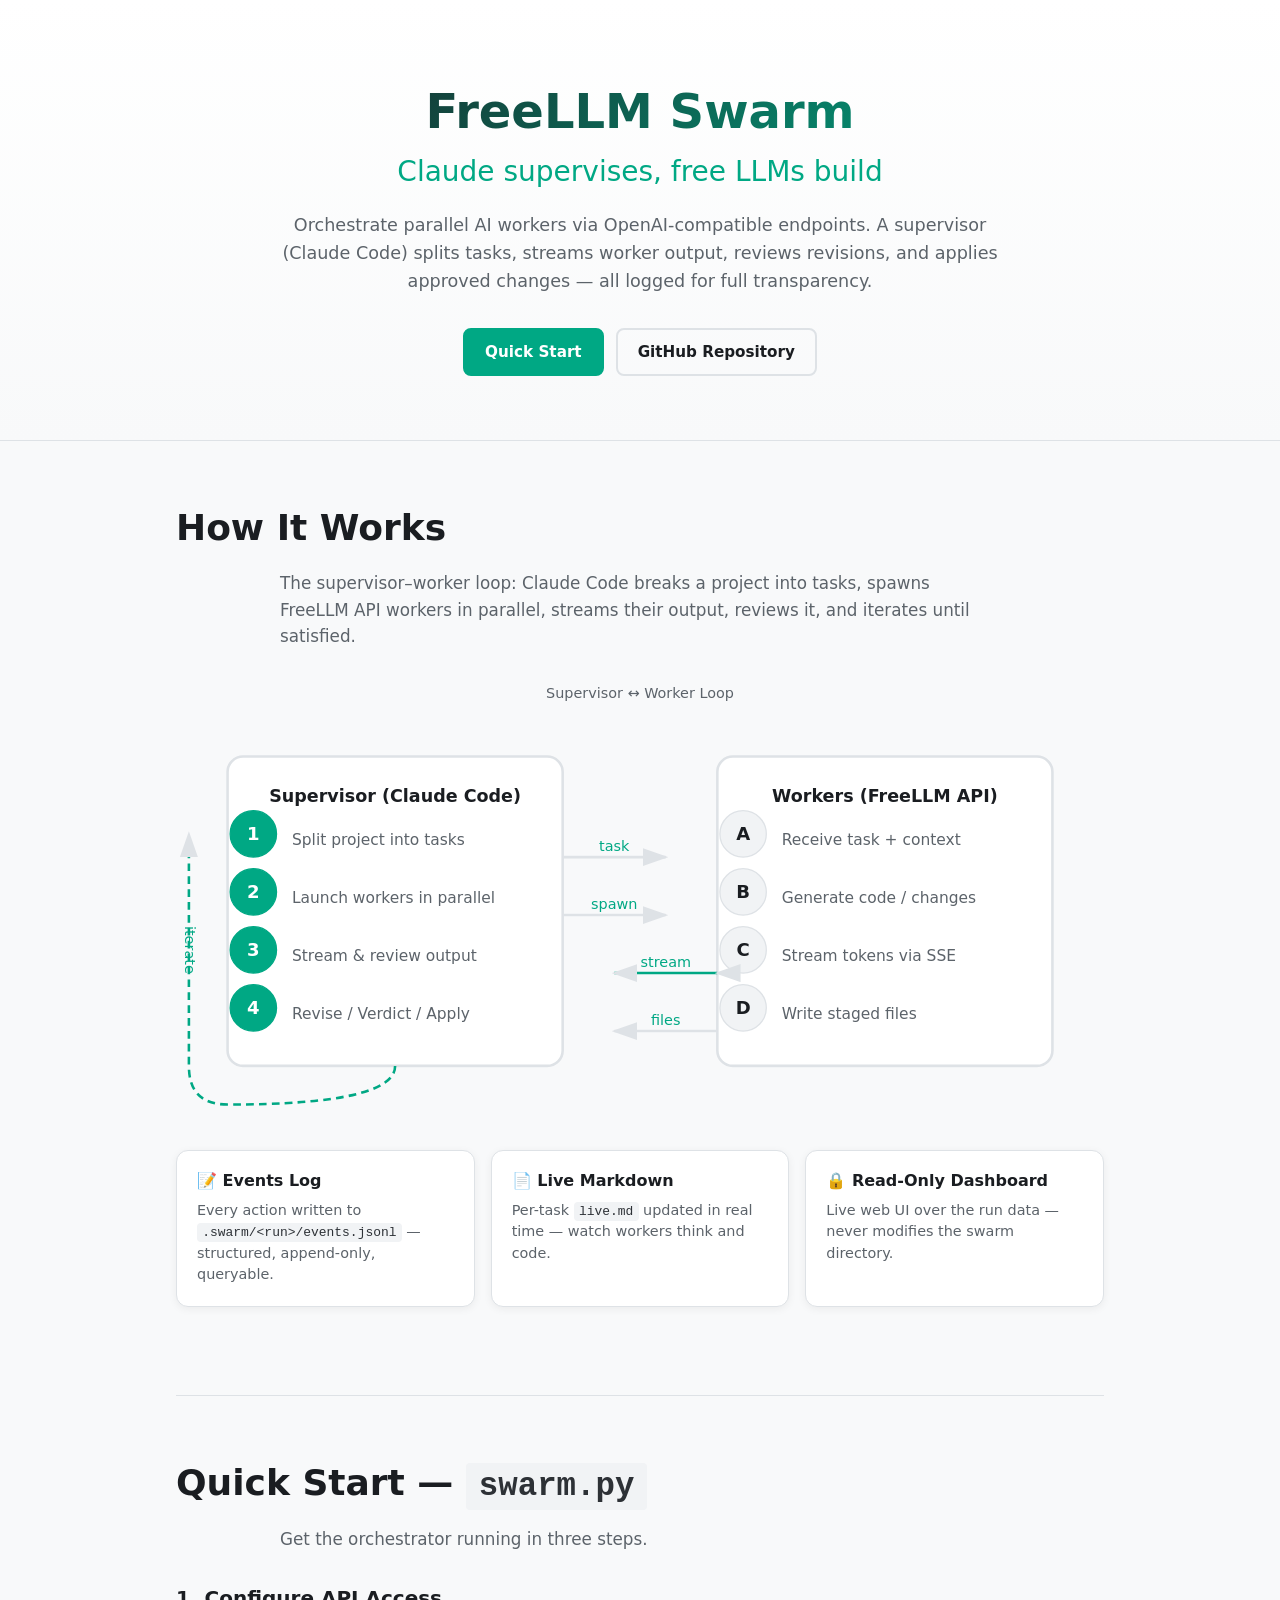
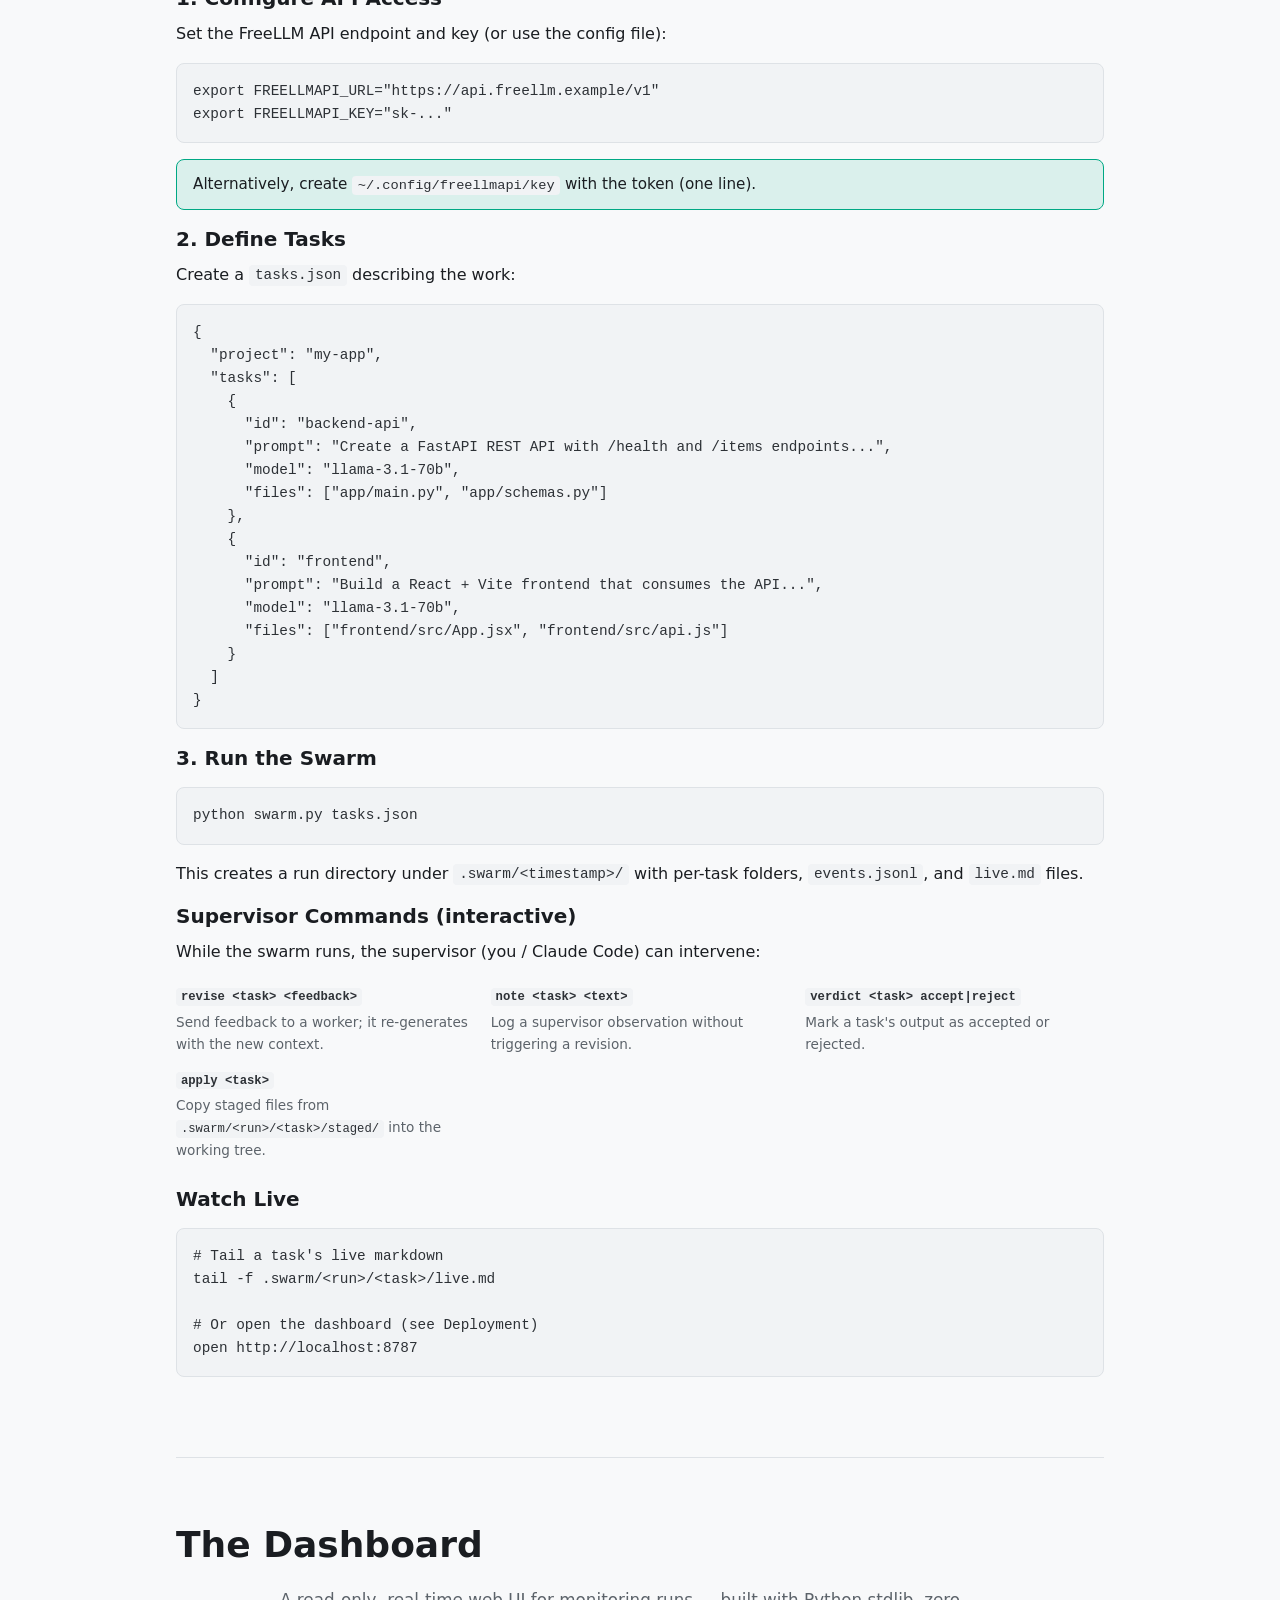
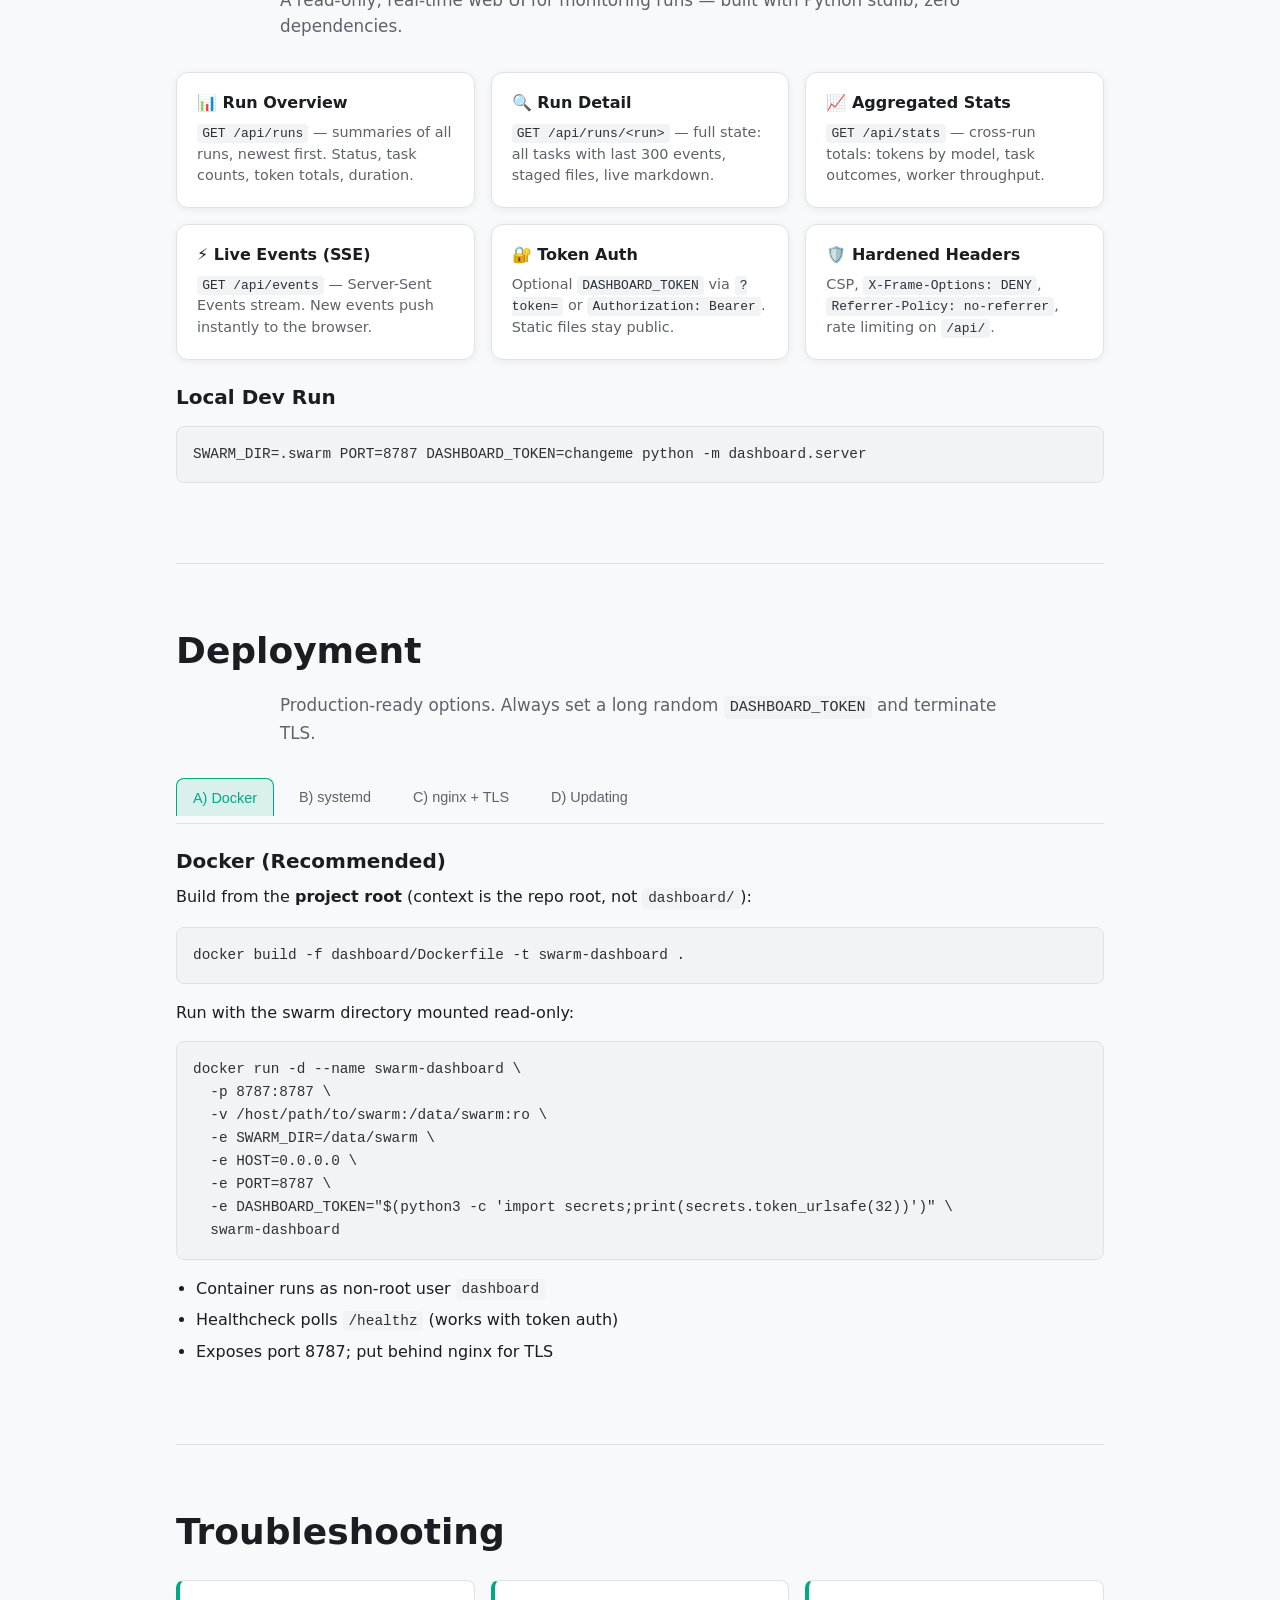
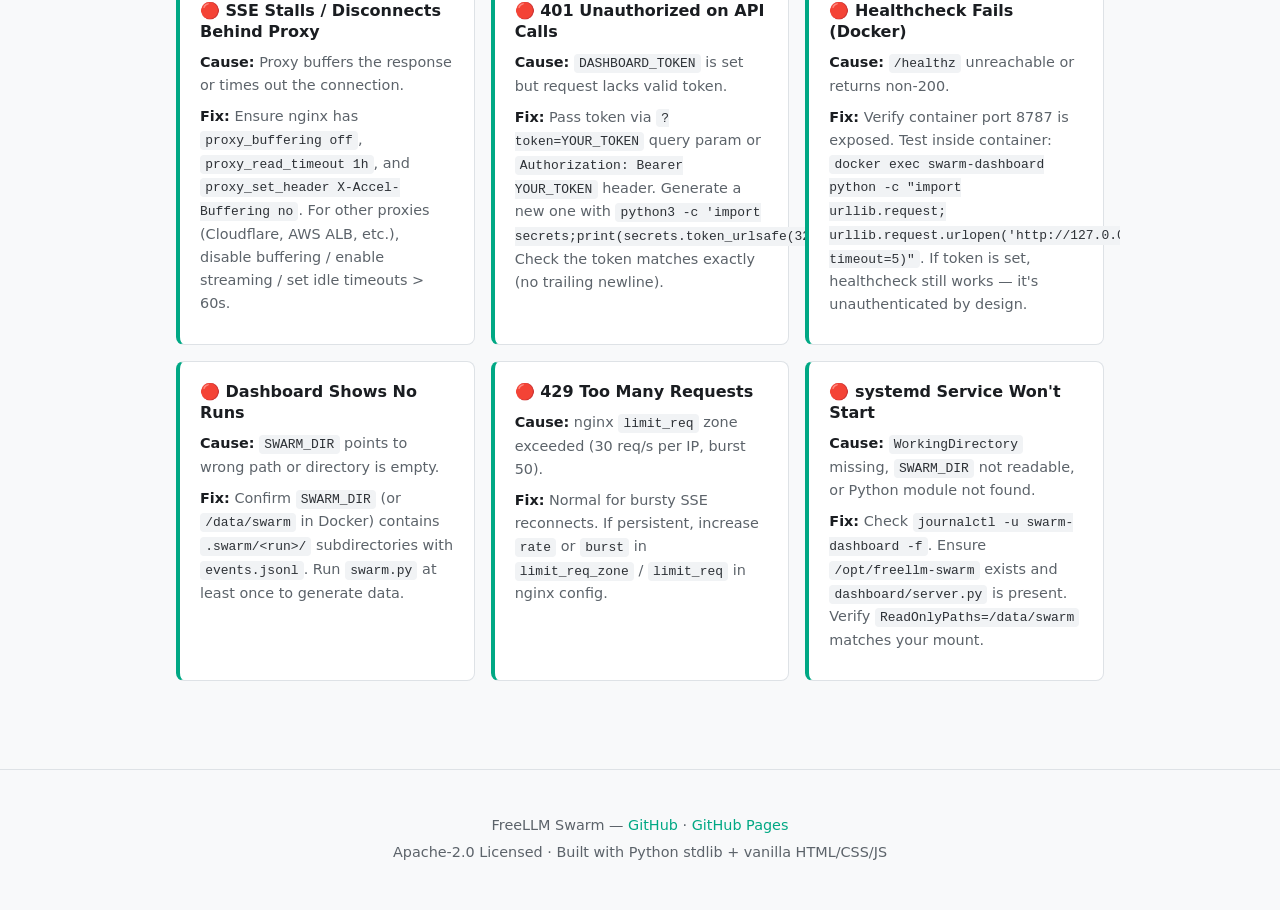
<file: docs/index.html>
<!DOCTYPE html>
<html lang="en">
<head>
  <meta charset="UTF-8">
  <meta name="viewport" content="width=device-width, initial-scale=1.0">
  <meta name="description" content="FreeLLM Swarm — Claude supervises, free LLMs build. Parallel AI worker orchestration with live dashboard.">
  <title>FreeLLM Swarm — Parallel AI Worker Orchestration</title>
  <link rel="stylesheet" href="style.css">
</head>
<body>
  <header class="hero">
    <div class="container">
      <h1>FreeLLM Swarm</h1>
      <p class="tagline">Claude supervises, free LLMs build</p>
      <p class="subtitle">Orchestrate parallel AI workers via OpenAI-compatible endpoints. A supervisor (Claude Code) splits tasks, streams worker output, reviews revisions, and applies approved changes — all logged for full transparency.</p>
      <div class="hero-links">
        <a href="#quick-start" class="btn btn-primary">Quick Start</a>
        <a href="https://github.com/fr3e1/freellm-swarm" class="btn btn-secondary" target="_blank" rel="noopener">GitHub Repository</a>
      </div>
    </div>
  </header>

  <main class="container">
    <section id="how-it-works" class="section">
      <h2>How It Works</h2>
      <p class="section-lead">The supervisor–worker loop: Claude Code breaks a project into tasks, spawns FreeLLM API workers in parallel, streams their output, reviews it, and iterates until satisfied.</p>

      <figure class="diagram">
        <figcaption>Supervisor ↔ Worker Loop</figcaption>
        <svg viewBox="0 0 720 320" class="loop-svg" role="img" aria-labelledby="loop-title loop-desc">
          <title id="loop-title">Supervisor–Worker Loop Diagram</title>
          <desc id="loop-desc">A flowchart showing the supervisor (Claude Code) on the left and workers (FreeLLM API) on the right, with arrows for task assignment, streaming output, review, revise, verdict, and apply.</desc>

          <!-- Supervisor box -->
          <rect x="40" y="40" width="260" height="240" rx="12" fill="var(--card-bg)" stroke="var(--border)" stroke-width="2"/>
          <text x="170" y="75" text-anchor="middle" class="diagram-title">Supervisor (Claude Code)</text>

          <g class="step" transform="translate(60, 100)">
            <circle cx="0" cy="0" r="18" fill="var(--accent)" stroke="var(--accent)"/>
            <text x="0" y="5" text-anchor="middle" fill="var(--accent-fg)" font-weight="600" font-size="14">1</text>
            <text x="30" y="5" text-anchor="start" class="diagram-label">Split project into tasks</text>
          </g>
          <g class="step" transform="translate(60, 145)">
            <circle cx="0" cy="0" r="18" fill="var(--accent)" stroke="var(--accent)"/>
            <text x="0" y="5" text-anchor="middle" fill="var(--accent-fg)" font-weight="600" font-size="14">2</text>
            <text x="30" y="5" text-anchor="start" class="diagram-label">Launch workers in parallel</text>
          </g>
          <g class="step" transform="translate(60, 190)">
            <circle cx="0" cy="0" r="18" fill="var(--accent)" stroke="var(--accent)"/>
            <text x="0" y="5" text-anchor="middle" fill="var(--accent-fg)" font-weight="600" font-size="14">3</text>
            <text x="30" y="5" text-anchor="start" class="diagram-label">Stream &amp; review output</text>
          </g>
          <g class="step" transform="translate(60, 235)">
            <circle cx="0" cy="0" r="18" fill="var(--accent)" stroke="var(--accent)"/>
            <text x="0" y="5" text-anchor="middle" fill="var(--accent-fg)" font-weight="600" font-size="14">4</text>
            <text x="30" y="5" text-anchor="start" class="diagram-label">Revise / Verdict / Apply</text>
          </g>

          <!-- Worker box -->
          <rect x="420" y="40" width="260" height="240" rx="12" fill="var(--card-bg)" stroke="var(--border)" stroke-width="2"/>
          <text x="550" y="75" text-anchor="middle" class="diagram-title">Workers (FreeLLM API)</text>

          <g class="step" transform="translate(440, 100)">
            <circle cx="0" cy="0" r="18" fill="var(--muted)" stroke="var(--border)"/>
            <text x="0" y="5" text-anchor="middle" fill="var(--fg)" font-weight="600" font-size="14">A</text>
            <text x="30" y="5" text-anchor="start" class="diagram-label">Receive task + context</text>
          </g>
          <g class="step" transform="translate(440, 145)">
            <circle cx="0" cy="0" r="18" fill="var(--muted)" stroke="var(--border)"/>
            <text x="0" y="5" text-anchor="middle" fill="var(--fg)" font-weight="600" font-size="14">B</text>
            <text x="30" y="5" text-anchor="start" class="diagram-label">Generate code / changes</text>
          </g>
          <g class="step" transform="translate(440, 190)">
            <circle cx="0" cy="0" r="18" fill="var(--muted)" stroke="var(--border)"/>
            <text x="0" y="5" text-anchor="middle" fill="var(--fg)" font-weight="600" font-size="14">C</text>
            <text x="30" y="5" text-anchor="start" class="diagram-label">Stream tokens via SSE</text>
          </g>
          <g class="step" transform="translate(440, 235)">
            <circle cx="0" cy="0" r="18" fill="var(--muted)" stroke="var(--border)"/>
            <text x="0" y="5" text-anchor="middle" fill="var(--fg)" font-weight="600" font-size="14">D</text>
            <text x="30" y="5" text-anchor="start" class="diagram-label">Write staged files</text>
          </g>

          <!-- Arrows between boxes -->
          <defs>
            <marker id="arrowhead" markerWidth="10" markerHeight="7" refX="9" refY="3.5" orient="auto">
              <polygon points="0 0, 10 3.5, 0 7" fill="var(--border)"/>
            </marker>
          </defs>
          <path d="M300 118 H380" stroke="var(--border)" stroke-width="2" fill="none" marker-end="url(#arrowhead)"/>
          <text x="340" y="110" text-anchor="middle" class="diagram-arrow-label">task</text>
          <path d="M300 163 H380" stroke="var(--border)" stroke-width="2" fill="none" marker-end="url(#arrowhead)"/>
          <text x="340" y="155" text-anchor="middle" class="diagram-arrow-label">spawn</text>
          <path d="M420 208 H340" stroke="var(--accent)" stroke-width="2" fill="none" marker-end="url(#arrowhead)" marker-start="url(#arrowhead)"/>
          <text x="380" y="200" text-anchor="middle" class="diagram-arrow-label">stream</text>
          <path d="M420 253 H340" stroke="var(--border)" stroke-width="2" fill="none" marker-end="url(#arrowhead)"/>
          <text x="380" y="245" text-anchor="middle" class="diagram-arrow-label">files</text>

          <!-- Loop back arrow -->
          <path d="M170 280 Q170 310 40 310 Q10 310 10 280 V100" stroke="var(--accent)" stroke-width="2" fill="none" marker-end="url(#arrowhead)" stroke-dasharray="6 4"/>
          <text x="10" y="190" text-anchor="middle" writing-mode="tb" class="diagram-arrow-label">iterate</text>
        </svg>
      </figure>

      <div class="key-points">
        <div class="card">
          <h3>📝 Events Log</h3>
          <p>Every action written to <code>.swarm/&lt;run&gt;/events.jsonl</code> — structured, append-only, queryable.</p>
        </div>
        <div class="card">
          <h3>📄 Live Markdown</h3>
          <p>Per-task <code>live.md</code> updated in real time — watch workers think and code.</p>
        </div>
        <div class="card">
          <h3>🔒 Read-Only Dashboard</h3>
          <p>Live web UI over the run data — never modifies the swarm directory.</p>
        </div>
      </div>
    </section>

    <section id="quick-start" class="section">
      <h2>Quick Start — <code>swarm.py</code></h2>
      <p class="section-lead">Get the orchestrator running in three steps.</p>

      <h3>1. Configure API Access</h3>
      <p>Set the FreeLLM API endpoint and key (or use the config file):</p>
      <pre><code class="language-bash">export FREELLMAPI_URL="https://api.freellm.example/v1"
export FREELLMAPI_KEY="sk-..."</code></pre>
      <p class="note">Alternatively, create <code>~/.config/freellmapi/key</code> with the token (one line).</p>

      <h3>2. Define Tasks</h3>
      <p>Create a <code>tasks.json</code> describing the work:</p>
      <pre><code class="language-json">{
  "project": "my-app",
  "tasks": [
    {
      "id": "backend-api",
      "prompt": "Create a FastAPI REST API with /health and /items endpoints...",
      "model": "llama-3.1-70b",
      "files": ["app/main.py", "app/schemas.py"]
    },
    {
      "id": "frontend",
      "prompt": "Build a React + Vite frontend that consumes the API...",
      "model": "llama-3.1-70b",
      "files": ["frontend/src/App.jsx", "frontend/src/api.js"]
    }
  ]
}</code></pre>

      <h3>3. Run the Swarm</h3>
      <pre><code class="language-bash">python swarm.py tasks.json</code></pre>
      <p>This creates a run directory under <code>.swarm/&lt;timestamp&gt;/</code> with per-task folders, <code>events.jsonl</code>, and <code>live.md</code> files.</p>

      <h3>Supervisor Commands (interactive)</h3>
      <p>While the swarm runs, the supervisor (you / Claude Code) can intervene:</p>
      <div class="command-grid">
        <div class="command-card">
          <h4><code>revise &lt;task&gt; &lt;feedback&gt;</code></h4>
          <p>Send feedback to a worker; it re-generates with the new context.</p>
        </div>
        <div class="command-card">
          <h4><code>note &lt;task&gt; &lt;text&gt;</code></h4>
          <p>Log a supervisor observation without triggering a revision.</p>
        </div>
        <div class="command-card">
          <h4><code>verdict &lt;task&gt; accept|reject</code></h4>
          <p>Mark a task's output as accepted or rejected.</p>
        </div>
        <div class="command-card">
          <h4><code>apply &lt;task&gt;</code></h4>
          <p>Copy staged files from <code>.swarm/&lt;run&gt;/&lt;task&gt;/staged/</code> into the working tree.</p>
        </div>
      </div>

      <h3>Watch Live</h3>
      <pre><code class="language-bash"># Tail a task's live markdown
tail -f .swarm/&lt;run&gt;/&lt;task&gt;/live.md

# Or open the dashboard (see Deployment)
open http://localhost:8787</code></pre>
    </section>

    <section id="dashboard" class="section">
      <h2>The Dashboard</h2>
      <p class="section-lead">A read-only, real-time web UI for monitoring runs — built with Python stdlib, zero dependencies.</p>

      <div class="feature-grid">
        <div class="card">
          <h3>📊 Run Overview</h3>
          <p><code>GET /api/runs</code> — summaries of all runs, newest first. Status, task counts, token totals, duration.</p>
        </div>
        <div class="card">
          <h3>🔍 Run Detail</h3>
          <p><code>GET /api/runs/&lt;run&gt;</code> — full state: all tasks with last 300 events, staged files, live markdown.</p>
        </div>
        <div class="card">
          <h3>📈 Aggregated Stats</h3>
          <p><code>GET /api/stats</code> — cross-run totals: tokens by model, task outcomes, worker throughput.</p>
        </div>
        <div class="card">
          <h3>⚡ Live Events (SSE)</h3>
          <p><code>GET /api/events</code> — Server-Sent Events stream. New events push instantly to the browser.</p>
        </div>
        <div class="card">
          <h3>🔐 Token Auth</h3>
          <p>Optional <code>DASHBOARD_TOKEN</code> via <code>?token=</code> or <code>Authorization: Bearer</code>. Static files stay public.</p>
        </div>
        <div class="card">
          <h3>🛡️ Hardened Headers</h3>
          <p>CSP, <code>X-Frame-Options: DENY</code>, <code>Referrer-Policy: no-referrer</code>, rate limiting on <code>/api/</code>.</p>
        </div>
      </div>

      <h3>Local Dev Run</h3>
      <pre><code class="language-bash">SWARM_DIR=.swarm PORT=8787 DASHBOARD_TOKEN=changeme python -m dashboard.server</code></pre>
    </section>

    <section id="deployment" class="section">
      <h2>Deployment</h2>
      <p class="section-lead">Production-ready options. Always set a long random <code>DASHBOARD_TOKEN</code> and terminate TLS.</p>

      <div class="tabs" role="tablist" aria-label="Deployment methods">
        <button role="tab" aria-selected="true" aria-controls="panel-docker" id="tab-docker" class="tab-btn active" data-panel="docker">A) Docker</button>
        <button role="tab" aria-selected="false" aria-controls="panel-systemd" id="tab-systemd" class="tab-btn" data-panel="systemd">B) systemd</button>
        <button role="tab" aria-selected="false" aria-controls="panel-nginx" id="tab-nginx" class="tab-btn" data-panel="nginx">C) nginx + TLS</button>
        <button role="tab" aria-selected="false" aria-controls="panel-update" id="tab-update" class="tab-btn" data-panel="update">D) Updating</button>
      </div>

      <div role="tabpanel" id="panel-docker" aria-labelledby="tab-docker" class="tab-panel active">
        <h3>Docker (Recommended)</h3>
        <p>Build from the <strong>project root</strong> (context is the repo root, not <code>dashboard/</code>):</p>
        <pre><code class="language-bash">docker build -f dashboard/Dockerfile -t swarm-dashboard .</code></pre>
        <p>Run with the swarm directory mounted read-only:</p>
        <pre><code class="language-bash">docker run -d --name swarm-dashboard \
  -p 8787:8787 \
  -v /host/path/to/swarm:/data/swarm:ro \
  -e SWARM_DIR=/data/swarm \
  -e HOST=0.0.0.0 \
  -e PORT=8787 \
  -e DASHBOARD_TOKEN="$(python3 -c 'import secrets;print(secrets.token_urlsafe(32))')" \
  swarm-dashboard</code></pre>
        <ul>
          <li>Container runs as non-root user <code>dashboard</code></li>
          <li>Healthcheck polls <code>/healthz</code> (works with token auth)</li>
          <li>Exposes port 8787; put behind nginx for TLS</li>
        </ul>
      </div>

      <div role="tabpanel" id="panel-systemd" aria-labelledby="tab-systemd" class="tab-panel">
        <h3>systemd on Debian/Ubuntu or Proxmox LXC</h3>
        <ol>
          <li><strong>Clone the repo</strong> to <code>/opt/freellm-swarm</code>:
            <pre><code class="language-bash">git clone https://github.com/fr3e1/freellm-swarm.git /opt/freellm-swarm</code></pre>
          </li>
          <li><strong>Generate a token</strong>:
            <pre><code class="language-bash">python3 -c 'import secrets;print(secrets.token_urlsafe(32))'</code></pre>
          </li>
          <li><strong>Install the unit</strong> (copy and edit):
            <pre><code class="language-bash">sudo cp /opt/freellm-swarm/dashboard/swarm-dashboard.service /etc/systemd/system/
sudo mkdir -p /etc/systemd/system/swarm-dashboard.service.d</code></pre>
            Create <code>/etc/systemd/system/swarm-dashboard.service.d/override.conf</code>:
            <pre><code class="language-ini">[Service]
Environment=SWARM_DIR=/data/swarm
Environment=DASHBOARD_TOKEN=your-generated-token-here
WorkingDirectory=/opt/freellm-swarm</code></pre>
          </li>
          <li><strong>Ensure the swarm directory exists</strong> and is readable:
            <pre><code class="language-bash">sudo mkdir -p /data/swarm
sudo chown -R $(whoami):$(whoami) /data/swarm</code></pre>
          </li>
          <li><strong>Enable and start</strong>:
            <pre><code class="language-bash">sudo systemctl daemon-reload
sudo systemctl enable --now swarm-dashboard</code></pre>
          </li>
        </ol>
        <p class="note">The unit uses <code>DynamicUser=yes</code>, <code>ReadOnlyPaths=/data/swarm</code>, and extensive hardening (<code>ProtectSystem=strict</code>, <code>NoNewPrivileges=yes</code>, etc.).</p>
      </div>

      <div role="tabpanel" id="panel-nginx" aria-labelledby="tab-nginx" class="tab-panel">
        <h3>nginx Reverse Proxy + TLS</h3>
        <ol>
          <li><strong>Copy the example config</strong>:
            <pre><code class="language-bash">sudo cp /opt/freellm-swarm/dashboard/nginx.conf.example /etc/nginx/conf.d/swarm-dashboard.conf</code></pre>
          </li>
          <li><strong>Edit</strong> <code>/etc/nginx/conf.d/swarm-dashboard.conf</code>:
            <ul>
              <li>Replace <code>server_name _;</code> with your hostname</li>
              <li>Uncomment the TLS <code>server</code> block (port 443)</li>
              <li>Point <code>ssl_certificate</code> and <code>ssl_certificate_key</code> to your certs (e.g. Let's Encrypt)</li>
            </ul>
          </li>
          <li><strong>Test and reload</strong>:
            <pre><code class="language-bash">sudo nginx -t
sudo systemctl reload nginx</code></pre>
          </li>
        </ol>
        <h4>Key nginx Settings (from example)</h4>
        <ul>
          <li><strong>SSE-friendly</strong>: <code>proxy_buffering off</code>, <code>proxy_read_timeout 1h</code>, <code>X-Accel-Buffering: no</code></li>
          <li><strong>Token-safe logging</strong>: Custom <code>log_format</code> uses <code>$uri</code> (path only) — <code>?token=</code> never hits access logs</li>
          <li><strong>Rate limiting</strong>: <code>limit_req_zone</code> at 30 req/s per IP, burst 50 on <code>/api/</code></li>
          <li><strong>HSTS</strong>: <code>Strict-Transport-Security: max-age=31536000</code> on TLS block</li>
          <li><strong>Security headers</strong>: <code>X-Content-Type-Options</code>, <code>X-Frame-Options</code>, <code>Referrer-Policy</code> added by nginx (with <code>always</code> flag)</li>
        </ul>
      </div>

      <div role="tabpanel" id="panel-update" aria-labelledby="tab-update" class="tab-panel">
        <h3>Updating the Deployment</h3>
        <h4>Docker</h4>
        <pre><code class="language-bash">cd /path/to/freellm-swarm
git pull
docker build -f dashboard/Dockerfile -t swarm-dashboard .
docker stop swarm-dashboard && docker rm swarm-dashboard
# Re-run the docker run command from section A</code></pre>

        <h4>systemd</h4>
        <pre><code class="language-bash">cd /opt/freellm-swarm
git pull
sudo systemctl restart swarm-dashboard</code></pre>

        <h4>nginx Config Changes</h4>
        <pre><code class="language-bash">sudo nginx -t && sudo systemctl reload nginx</code></pre>
      </div>
    </section>

    <section id="troubleshooting" class="section">
      <h2>Troubleshooting</h2>
      <div class="trouble-grid">
        <div class="trouble-card">
          <h3>🔴 SSE Stalls / Disconnects Behind Proxy</h3>
          <p><strong>Cause:</strong> Proxy buffers the response or times out the connection.</p>
          <p><strong>Fix:</strong> Ensure nginx has <code>proxy_buffering off</code>, <code>proxy_read_timeout 1h</code>, and <code>proxy_set_header X-Accel-Buffering no</code>. For other proxies (Cloudflare, AWS ALB, etc.), disable buffering / enable streaming / set idle timeouts &gt; 60s.</p>
        </div>
        <div class="trouble-card">
          <h3>🔴 401 Unauthorized on API Calls</h3>
          <p><strong>Cause:</strong> <code>DASHBOARD_TOKEN</code> is set but request lacks valid token.</p>
          <p><strong>Fix:</strong> Pass token via <code>?token=YOUR_TOKEN</code> query param or <code>Authorization: Bearer YOUR_TOKEN</code> header. Generate a new one with <code>python3 -c 'import secrets;print(secrets.token_urlsafe(32))'</code>. Check the token matches exactly (no trailing newline).</p>
        </div>
        <div class="trouble-card">
          <h3>🔴 Healthcheck Fails (Docker)</h3>
          <p><strong>Cause:</strong> <code>/healthz</code> unreachable or returns non-200.</p>
          <p><strong>Fix:</strong> Verify container port 8787 is exposed. Test inside container: <code>docker exec swarm-dashboard python -c "import urllib.request; urllib.request.urlopen('http://127.0.0.1:8787/healthz', timeout=5)"</code>. If token is set, healthcheck still works — it's unauthenticated by design.</p>
        </div>
        <div class="trouble-card">
          <h3>🔴 Dashboard Shows No Runs</h3>
          <p><strong>Cause:</strong> <code>SWARM_DIR</code> points to wrong path or directory is empty.</p>
          <p><strong>Fix:</strong> Confirm <code>SWARM_DIR</code> (or <code>/data/swarm</code> in Docker) contains <code>.swarm/&lt;run&gt;/</code> subdirectories with <code>events.jsonl</code>. Run <code>swarm.py</code> at least once to generate data.</p>
        </div>
        <div class="trouble-card">
          <h3>🔴 429 Too Many Requests</h3>
          <p><strong>Cause:</strong> nginx <code>limit_req</code> zone exceeded (30 req/s per IP, burst 50).</p>
          <p><strong>Fix:</strong> Normal for bursty SSE reconnects. If persistent, increase <code>rate</code> or <code>burst</code> in <code>limit_req_zone</code> / <code>limit_req</code> in nginx config.</p>
        </div>
        <div class="trouble-card">
          <h3>🔴 systemd Service Won't Start</h3>
          <p><strong>Cause:</strong> <code>WorkingDirectory</code> missing, <code>SWARM_DIR</code> not readable, or Python module not found.</p>
          <p><strong>Fix:</strong> Check <code>journalctl -u swarm-dashboard -f</code>. Ensure <code>/opt/freellm-swarm</code> exists and <code>dashboard/server.py</code> is present. Verify <code>ReadOnlyPaths=/data/swarm</code> matches your mount.</p>
        </div>
      </div>
    </section>
  </main>

  <footer class="footer">
    <div class="container">
      <p>FreeLLM Swarm — <a href="https://github.com/fr3e1/freellm-swarm" target="_blank" rel="noopener">GitHub</a> · <a href="https://fr3e1.github.io/freellm-swarm/" target="_blank" rel="noopener">GitHub Pages</a></p>
      <p class="muted">Apache-2.0 Licensed · Built with Python stdlib + vanilla HTML/CSS/JS</p>
    </div>
  </footer>

  <script src="app.js"></script>
</body>
</html>
</file>
<file: docs/style.css>
/* ==========================================================================
   FreeLLM Swarm — GitHub Pages Styles
   Dark-first, light-mode via prefers-color-scheme, responsive, no horizontal scroll
   ========================================================================== */

:root {
  /* Dark theme (default) */
  --bg: #0b0d10;
  --bg-elevated: #111418;
  --card-bg: #161a1f;
  --border: #2a2f36;
  --fg: #e8eaed;
  --fg-muted: #9aa0a6;
  --accent: #00d4aa;
  --accent-fg: #0b0d10;
  --accent-dim: rgba(0, 212, 170, 0.15);
  --muted: #1e2329;
  --code-bg: #0e1115;
  --code-fg: #d1d5db;
  --link: #00d4aa;
  --link-hover: #00ffcc;
  --focus: #00d4aa;
  --shadow: rgba(0, 0, 0, 0.4);
  --shadow-card: rgba(0, 0, 0, 0.25);
}

@media (prefers-color-scheme: light) {
  :root {
    --bg: #f8f9fa;
    --bg-elevated: #ffffff;
    --card-bg: #ffffff;
    --border: #dee2e6;
    --fg: #1a1d21;
    --fg-muted: #5c636a;
    --accent: #00a884;
    --accent-fg: #ffffff;
    --accent-dim: rgba(0, 168, 132, 0.12);
    --muted: #f1f3f5;
    --code-bg: #f1f3f5;
    --code-fg: #2d3136;
    --link: #00a884;
    --link-hover: #008f70;
    --focus: #00a884;
    --shadow: rgba(0, 0, 0, 0.08);
    --shadow-card: rgba(0, 0, 0, 0.06);
  }
}

/* ==========================================================================
   Reset & Base
   ========================================================================== */

*, *::before, *::after { box-sizing: border-box; }

html {
  scroll-behavior: smooth;
  -webkit-text-size-adjust: 100%;
}

body {
  margin: 0;
  font-family: system-ui, -apple-system, BlinkMacSystemFont, "Segoe UI", Roboto, "Helvetica Neue", Arial, sans-serif;
  font-size: 16px;
  line-height: 1.6;
  color: var(--fg);
  background: var(--bg);
  -webkit-font-smoothing: antialiased;
  -moz-osx-font-smoothing: grayscale;
}

a { color: var(--link); text-decoration: none; }
a:hover { color: var(--link-hover); text-decoration: underline; }
a:focus-visible { outline: 2px solid var(--focus); outline-offset: 2px; border-radius: 2px; }

img, svg { max-width: 100%; height: auto; display: block; }

/* ==========================================================================
   Layout
   ========================================================================== */

.container {
  width: 100%;
  max-width: 960px;
  margin: 0 auto;
  padding: 0 16px;
}

.section {
  padding: 64px 0;
  border-top: 1px solid var(--border);
}

.section:first-of-type { border-top: none; }

.section-lead {
  color: var(--fg-muted);
  font-size: 1.05rem;
  max-width: 720px;
  margin: 0 auto 32px;
}

h1, h2, h3, h4 { line-height: 1.3; color: var(--fg); margin: 0 0 0.5em; }
h1 { font-size: clamp(2rem, 5vw, 3rem); font-weight: 700; }
h2 { font-size: clamp(1.5rem, 3.5vw, 2.25rem); font-weight: 600; }
h3 { font-size: 1.25rem; font-weight: 600; }
h4 { font-size: 1rem; font-weight: 600; }

p { margin: 0 0 1em; }

ul, ol { margin: 0 0 1em 1.25rem; padding: 0; }
li { margin: 0.35em 0; }

code, pre { font-family: ui-monospace, SFMono-Regular, "SF Mono", Menlo, Consolas, "Liberation Mono", monospace; font-size: 0.9em; }

code { background: var(--code-bg); color: var(--code-fg); padding: 0.15em 0.4em; border-radius: 4px; }

pre {
  background: var(--code-bg);
  color: var(--code-fg);
  padding: 16px;
  border-radius: 8px;
  overflow-x: auto;
  margin: 16px 0;
  border: 1px solid var(--border);
  position: relative;
}

pre code { background: none; padding: 0; color: inherit; font-size: inherit; }

.note {
  background: var(--accent-dim);
  border: 1px solid var(--accent);
  border-radius: 8px;
  padding: 12px 16px;
  margin: 16px 0;
  color: var(--fg);
  font-size: 0.95rem;
}

.muted { color: var(--fg-muted); }

/* ==========================================================================
   Hero
   ========================================================================== */

.hero {
  padding: 80px 0 64px;
  text-align: center;
  background: linear-gradient(180deg, var(--bg-elevated) 0%, var(--bg) 100%);
  border-bottom: 1px solid var(--border);
}

.hero h1 {
  background: linear-gradient(135deg, var(--fg) 0%, var(--accent) 100%);
  -webkit-background-clip: text;
  -webkit-text-fill-color: transparent;
  background-clip: text;
  margin-bottom: 8px;
}

.tagline {
  font-size: clamp(1.25rem, 3vw, 1.75rem);
  font-weight: 500;
  color: var(--accent);
  margin: 0 0 16px;
}

.subtitle {
  max-width: 720px;
  margin: 0 auto 32px;
  color: var(--fg-muted);
  font-size: 1.1rem;
}

.hero-links { display: flex; gap: 12px; justify-content: center; flex-wrap: wrap; }

/* ==========================================================================
   Buttons
   ========================================================================== */

.btn {
  display: inline-flex;
  align-items: center;
  justify-content: center;
  padding: 10px 20px;
  font-size: 0.95rem;
  font-weight: 600;
  border-radius: 8px;
  border: 2px solid transparent;
  cursor: pointer;
  transition: all 0.15s ease;
  text-decoration: none;
}

.btn:focus-visible { outline: 2px solid var(--focus); outline-offset: 2px; }

.btn-primary {
  background: var(--accent);
  color: var(--accent-fg);
  border-color: var(--accent);
}
.btn-primary:hover { background: var(--link-hover); border-color: var(--link-hover); color: var(--accent-fg); text-decoration: none; }

.btn-secondary {
  background: transparent;
  color: var(--fg);
  border-color: var(--border);
}
.btn-secondary:hover { background: var(--muted); border-color: var(--fg-muted); text-decoration: none; }

/* ==========================================================================
   Diagram (How It Works)
   ========================================================================== */

.diagram { margin: 32px 0; text-align: center; }
.diagram figcaption { color: var(--fg-muted); font-size: 0.9rem; margin-top: 12px; }

.loop-svg { max-width: 100%; height: auto; }

.diagram-title { font-size: 0.85rem; font-weight: 600; fill: var(--fg); }
.diagram-label { font-size: 0.75rem; fill: var(--fg-muted); dominant-baseline: middle; }
.diagram-arrow-label { font-size: 0.7rem; fill: var(--accent); dominant-baseline: middle; }

.step circle { transition: transform 0.15s ease; }
.step:hover circle { transform: scale(1.1); }

/* ==========================================================================
   Cards & Grids
   ========================================================================== */

.key-points, .feature-grid, .command-grid, .trouble-grid {
  display: grid;
  grid-template-columns: repeat(auto-fit, minmax(260px, 1fr));
  gap: 16px;
  margin: 24px 0;
}

.card {
  background: var(--card-bg);
  border: 1px solid var(--border);
  border-radius: 12px;
  padding: 20px;
  box-shadow: 0 2px 8px var(--shadow-card);
  transition: transform 0.15s ease, box-shadow 0.15s ease, border-color 0.15s ease;
}
.card:hover { transform: translateY(-2px); box-shadow: 0 6px 20px var(--shadow-card); border-color: var(--accent); }

.card h3 { margin-top: 0; font-size: 1rem; display: flex; align-items: center; gap: 8px; }
.card p { margin: 8px 0 0; color: var(--fg-muted); font-size: 0.9rem; line-height: 1.5; }

.command-card { text-align: left; }
.command-card h4 { font-family: ui-monospace, monospace; font-size: 0.85rem; color: var(--accent); margin-bottom: 6px; }
.command-card p { font-size: 0.85rem; color: var(--fg-muted); margin: 0; }

/* ==========================================================================
   Tabs (Deployment)
   ========================================================================== */

.tabs {
  display: flex;
  gap: 8px;
  flex-wrap: wrap;
  margin: 0 0 24px;
  border-bottom: 1px solid var(--border);
  padding-bottom: 8px;
}

.tab-btn {
  padding: 10px 16px;
  font-size: 0.9rem;
  font-weight: 500;
  color: var(--fg-muted);
  background: transparent;
  border: 1px solid transparent;
  border-bottom: none;
  border-radius: 8px 8px 0 0;
  cursor: pointer;
  transition: all 0.15s ease;
  white-space: nowrap;
}
.tab-btn:hover { color: var(--fg); background: var(--muted); }
.tab-btn:focus-visible { outline: 2px solid var(--focus); outline-offset: 2px; }
.tab-btn.active { color: var(--accent); background: var(--accent-dim); border-color: var(--accent); border-bottom-color: var(--card-bg); margin-bottom: -1px; }

.tab-panel { display: none; animation: fadeIn 0.2s ease; }
.tab-panel.active { display: block; }

@keyframes fadeIn { from { opacity: 0; transform: translateY(4px); } to { opacity: 1; transform: none; } }

/* ==========================================================================
   Troubleshooting Cards
   ========================================================================== */

.trouble-card {
  background: var(--card-bg);
  border: 1px solid var(--border);
  border-left: 4px solid var(--accent);
  border-radius: 8px;
  padding: 20px;
}
.trouble-card h3 { font-size: 1rem; margin-bottom: 8px; display: flex; align-items: center; gap: 8px; }
.trouble-card p { margin: 8px 0; font-size: 0.9rem; color: var(--fg-muted); }
.trouble-card strong { color: var(--fg); }

/* ==========================================================================
   Footer
   ========================================================================== */

.footer {
  padding: 40px 0;
  border-top: 1px solid var(--border);
  text-align: center;
  color: var(--fg-muted);
  font-size: 0.9rem;
}
.footer p { margin: 4px 0; }

/* ==========================================================================
   Copy Button (injected by app.js)
   ========================================================================== */

.copy-btn {
  position: absolute;
  top: 8px;
  right: 8px;
  padding: 4px 8px;
  font-size: 0.7rem;
  font-weight: 600;
  color: var(--fg-muted);
  background: var(--muted);
  border: 1px solid var(--border);
  border-radius: 4px;
  cursor: pointer;
  opacity: 0;
  transition: opacity 0.15s ease, color 0.15s ease, background 0.15s ease;
  z-index: 1;
}
pre:hover .copy-btn, .copy-btn:focus-visible { opacity: 1; }
.copy-btn:hover { color: var(--accent); background: var(--accent-dim); border-color: var(--accent); }
.copy-btn.copied { color: var(--accent); background: var(--accent-dim); border-color: var(--accent); }

/* ==========================================================================
   Responsive
   ========================================================================== */

@media (max-width: 640px) {
  .section { padding: 48px 0; }
  .hero { padding: 60px 0 48px; }
  .container { padding: 0 16px; }
  .tabs { gap: 4px; }
  .tab-btn { padding: 8px 12px; font-size: 0.85rem; }
  pre { padding: 12px; font-size: 0.85rem; }
  .card, .trouble-card { padding: 16px; }
  .loop-svg { width: 100%; height: auto; }
}

/* Ensure no horizontal scroll ever */
html, body { overflow-x: hidden; }
.container { overflow-x: hidden; }
pre { max-width: 100%; }
</file>
